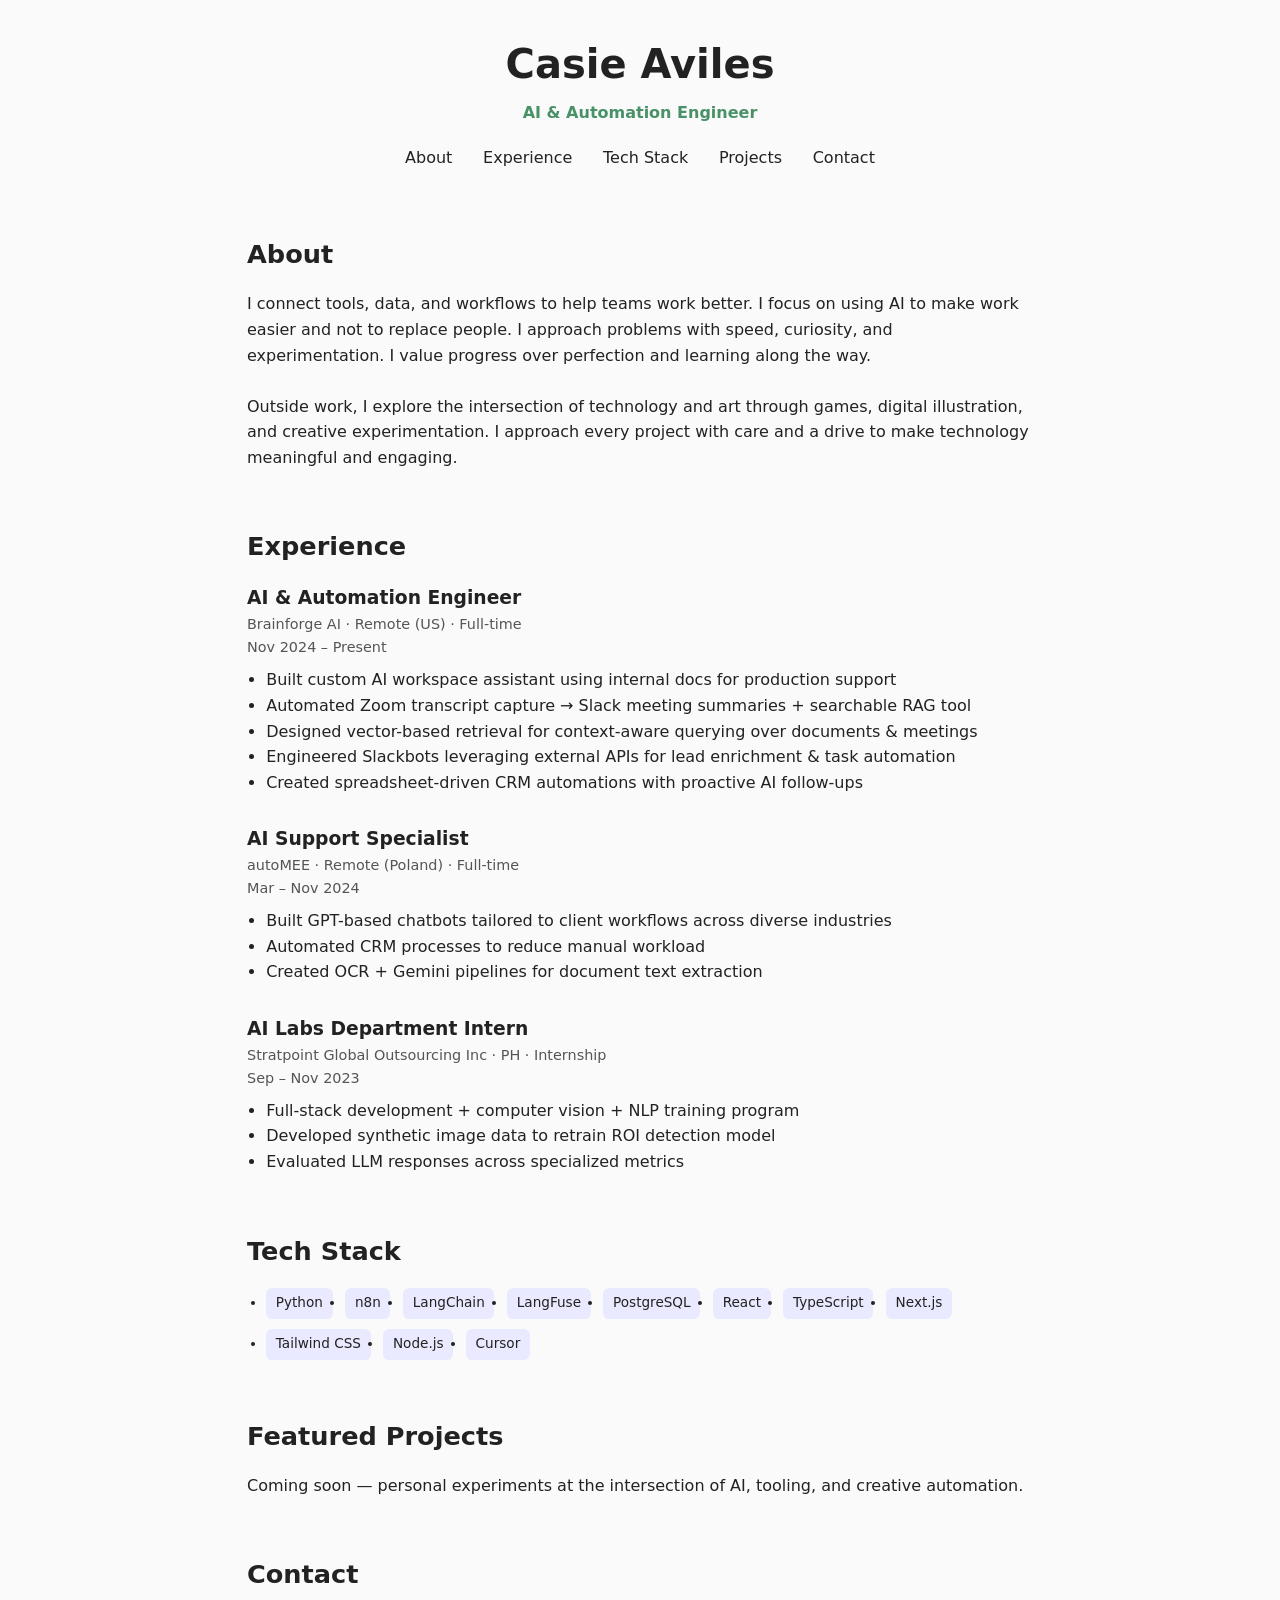
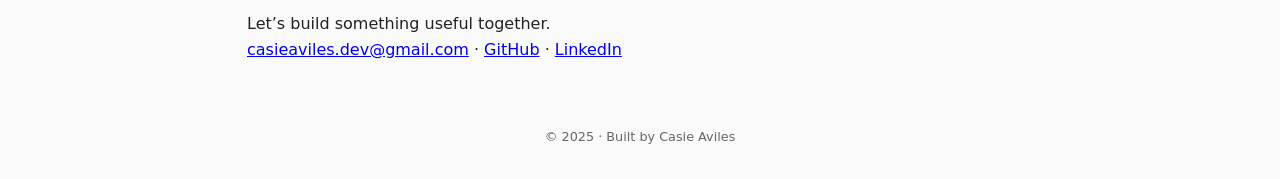
<file: index.html>
<!DOCTYPE html>
<html lang="en">
<head>
  <meta charset="UTF-8" />
  <meta name="viewport" content="width=device-width, initial-scale=1.0" />
  <title>Casie Aviles | AI & Automation Engineer</title>
  <link rel="stylesheet" href="style.css" />
</head>
<body>
  <header>
    <h1>Casie Aviles</h1>
    <p class="subtitle">AI & Automation Engineer</p>
    <nav>
      <a href="#about">About</a>
      <a href="#experience">Experience</a>
      <a href="#tech">Tech Stack</a>
      <a href="#projects">Projects</a>
      <a href="#contact">Contact</a>
    </nav>
  </header>

  <main>
    <section id="about">
      <h2>About</h2>
      <p>
        I connect tools, data, and workflows to help teams work better. I focus on using AI
        to make work easier and not to replace people. I approach problems with speed,
        curiosity, and experimentation. I value progress over perfection and learning along the way.
      </p>
      <br>
      <p>
        Outside work, I explore the intersection of technology and art through games,
        digital illustration, and creative experimentation. I approach every project with care and
        a drive to make technology meaningful and engaging.
      </p>
    </section>

    <section id="experience">
      <h2>Experience</h2>

      <div class="job">
        <h3>AI & Automation Engineer</h3>
        <p class="company">Brainforge AI · Remote (US) · Full-time</p>
        <p class="date">Nov 2024 – Present</p>
        <ul>
          <li>Built custom AI workspace assistant using internal docs for production support</li>
          <li>Automated Zoom transcript capture → Slack meeting summaries + searchable RAG tool</li>
          <li>Designed vector-based retrieval for context-aware querying over documents & meetings</li>
          <li>Engineered Slackbots leveraging external APIs for lead enrichment & task automation</li>
          <li>Created spreadsheet-driven CRM automations with proactive AI follow-ups</li>
        </ul>
      </div>

      <div class="job">
        <h3>AI Support Specialist</h3>
        <p class="company">autoMEE · Remote (Poland) · Full-time</p>
        <p class="date">Mar – Nov 2024</p>
        <ul>
          <li>Built GPT-based chatbots tailored to client workflows across diverse industries</li>
          <li>Automated CRM processes to reduce manual workload</li>
          <li>Created OCR + Gemini pipelines for document text extraction</li>
        </ul>
      </div>

      <div class="job">
        <h3>AI Labs Department Intern</h3>
        <p class="company">Stratpoint Global Outsourcing Inc · PH · Internship</p>
        <p class="date">Sep – Nov 2023</p>
        <ul>
          <li>Full-stack development + computer vision + NLP training program</li>
          <li>Developed synthetic image data to retrain ROI detection model</li>
          <li>Evaluated LLM responses across specialized metrics</li>
        </ul>
      </div>
    </section>

    <section id="tech">
      <h2>Tech Stack</h2>
      <ul class="tech-list">
        <li>Python</li><li>n8n</li><li>LangChain</li><li>LangFuse</li><li>PostgreSQL</li>
        <li>React</li><li>TypeScript</li><li>Next.js</li><li>Tailwind CSS</li><li>Node.js</li>
        <li>Cursor</li>
      </ul>
    </section>

    <section id="projects">
      <h2>Featured Projects</h2>
      <p>Coming soon — personal experiments at the intersection of AI, tooling, and creative automation.</p>
    </section>

    <section id="contact">
      <h2>Contact</h2>
      <p>Let’s build something useful together.</p>
      <p>
        <a href="mailto:casieaviles.dev@gmail.com">casieaviles.dev@gmail.com</a> ·
        <a href="https://github.com/casie-aviles" target="_blank">GitHub</a> ·
        <a href="https://www.linkedin.com/in/casie-aviles-b7011617b/" target="_blank">LinkedIn</a>
      </p>
    </section>
  </main>

  <footer>
    <p>© 2025 · Built by Casie Aviles</p>
  </footer>
</body>
</html>
</file>
<file: style.css>
:root {
  --bg: #fafafa;
  --text: #222;
  --accent: #499167;
}

* {
  box-sizing: border-box;
  margin: 0;
  padding: 0;
}

body {
  font-family: system-ui, sans-serif;
  color: var(--text);
  background: var(--bg);
  line-height: 1.6;
  padding: 2rem;
  max-width: 850px;
  margin: auto;
}

header {
  text-align: center;
  margin-bottom: 4rem;
}

h1 {
  font-size: 2.5rem;
  font-weight: 700;
}

.subtitle {
  color: var(--accent);
  margin-top: .25rem;
  font-weight: 600;
}

nav {
  margin-top: 1.2rem;
}

nav a {
  margin: 0 .8rem;
  text-decoration: none;
  font-weight: 500;
  color: var(--text);
}

nav a:hover {
  color: var(--accent);
}

section {
  margin-bottom: 3.5rem;
}

h2 {
  font-size: 1.6rem;
  margin-bottom: 1rem;
}

.job {
  margin-bottom: 1.8rem;
}

.company, .date {
  font-size: .9rem;
  color: #555;
}

ul {
  margin-left: 1.2rem;
  margin-top: .5rem;
}

.tech-list {
  display: flex;
  flex-wrap: wrap;
  gap: .6rem .8rem;
}

.tech-list li {
  background: #e9e9ff;
  padding: .3rem .6rem;
  border-radius: .4rem;
  font-size: .85rem;
}

footer {
  margin-top: 4rem;
  text-align: center;
  font-size: .8rem;
  color: #666;
}
</file>
